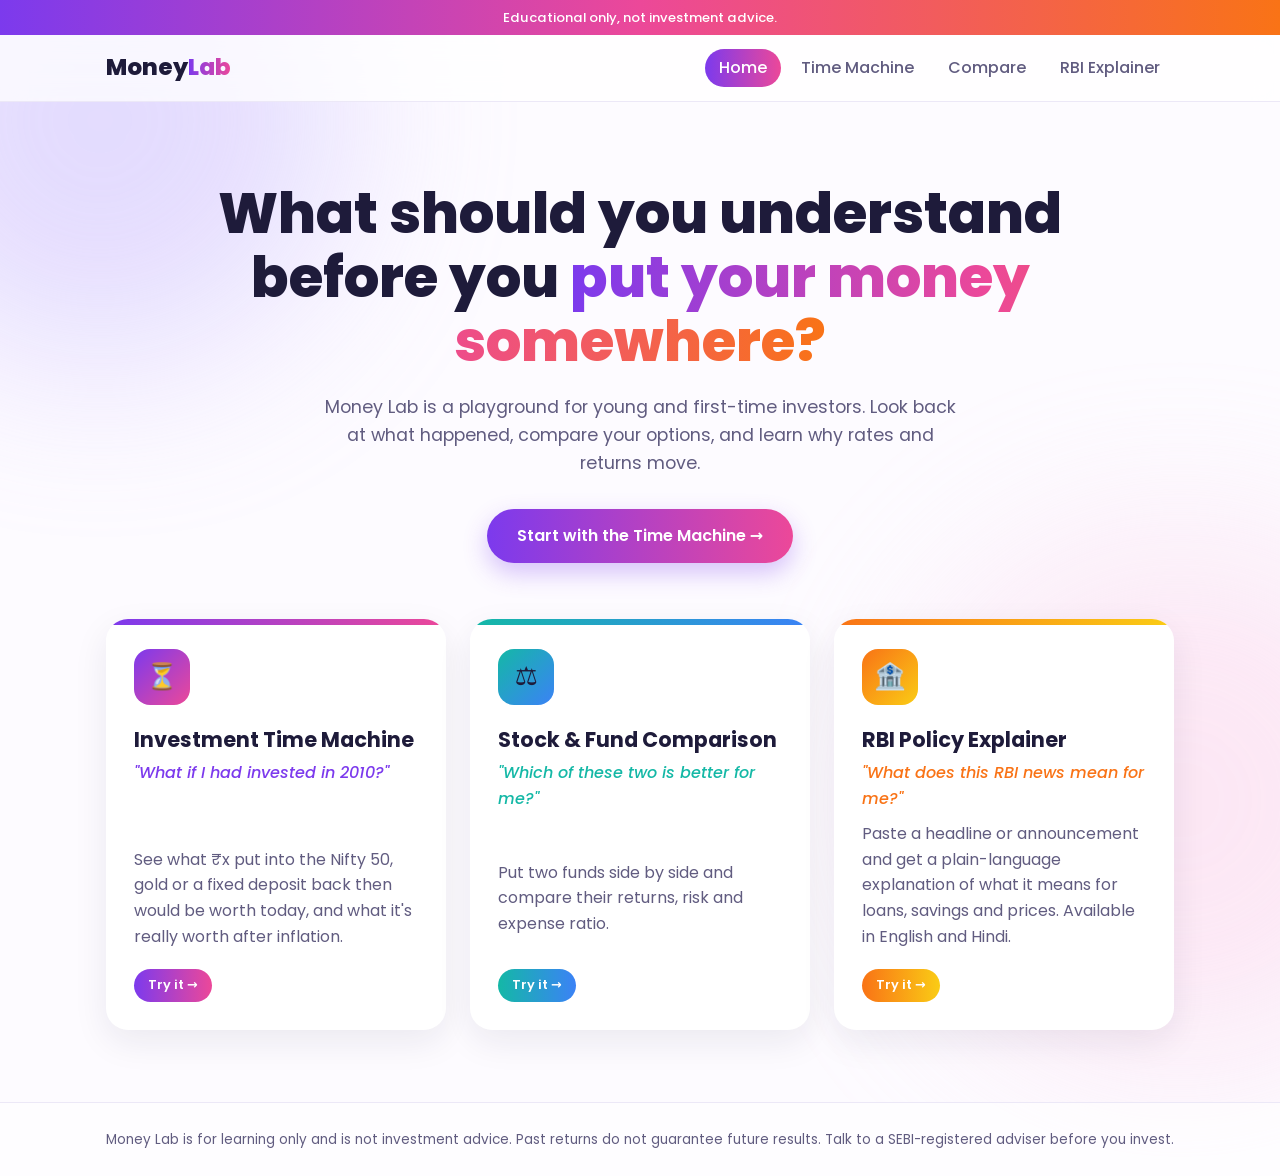
<file: index.html>
<!DOCTYPE html>
<html lang="en">
<head>
  <meta charset="UTF-8">
  <meta name="viewport" content="width=device-width, initial-scale=1.0">
  <title>Money Lab</title>
  <link rel="preconnect" href="https://fonts.googleapis.com">
  <link href="https://fonts.googleapis.com/css2?family=Poppins:ital,wght@0,400;0,500;0,600;0,700;0,800;1,500&display=swap" rel="stylesheet">
  <link rel="stylesheet" href="css/style.css">
</head>
<body>

  <div class="disclaimer-bar">Educational only, not investment advice.</div>

  <header class="site-header">
    <div class="container">
      <a href="index.html" class="logo">Money<span>Lab</span></a>
      <nav class="nav">
        <a href="index.html" class="active">Home</a>
        <a href="time-machine.html">Time Machine</a>
        <a href="compare.html">Compare</a>
        <a href="rbi-explainer.html">RBI Explainer</a>
      </nav>
    </div>
  </header>

  <main class="container">
    <section class="hero">
      <h1>What should you understand<br>before you <em>put your money somewhere?</em></h1>
      <p>Money Lab is a playground for young and first-time investors. Look back at what happened, compare your options, and learn why rates and returns move.</p>
      <a href="time-machine.html" class="btn">Start with the Time Machine →</a>
    </section>

    <section class="story">
      <article class="tool-card time">
        <div class="icon">⏳</div>
        <h2>Investment Time Machine</h2>
        <p class="question">"What if I had invested in 2010?"</p>
        <p>See what ₹x put into the Nifty 50, gold or a fixed deposit back then would be worth today, and what it's really worth after inflation.</p>
        <a href="time-machine.html" class="status">Try it →</a>
      </article>

      <article class="tool-card compare">
        <div class="icon">⚖️</div>
        <h2>Stock &amp; Fund Comparison</h2>
        <p class="question">"Which of these two is better for me?"</p>
        <p>Put two funds side by side and compare their returns, risk and expense ratio.</p>
        <a href="compare.html" class="status">Try it →</a>
      </article>

      <article class="tool-card rbi">
        <div class="icon">🏦</div>
        <h2>RBI Policy Explainer</h2>
        <p class="question">"What does this RBI news mean for me?"</p>
        <p>Paste a headline or announcement and get a plain-language explanation of what it means for loans, savings and prices. Available in English and Hindi.</p>
        <a href="rbi-explainer.html" class="status">Try it →</a>
      </article>
    </section>
  </main>

  <footer class="site-footer">
    <div class="container">
      Money Lab is for learning only and is not investment advice. Past returns do not guarantee future results. Talk to a SEBI-registered adviser before you invest.
    </div>
  </footer>

</body>
</html>
</file>
<file: css/style.css>
:root {
  --bg: #fdfbff;
  --surface: #ffffff;
  --text: #1e1b3a;
  --muted: #615c80;
  --purple: #7c3aed;
  --pink: #ec4899;
  --orange: #f97316;
  --teal: #14b8a6;
  --blue: #3b82f6;
  --border: #ece8f7;
  --radius: 22px;
}

* { box-sizing: border-box; }

body {
  margin: 0;
  font-family: "Poppins", system-ui, sans-serif;
  background: var(--bg);
  color: var(--text);
  line-height: 1.6;
  overflow-x: hidden;
  position: relative;
}

/* Soft colourful blobs behind everything */
body::before,
body::after {
  content: "";
  position: fixed;
  z-index: -1;
  border-radius: 50%;
  filter: blur(90px);
  opacity: 0.45;
}
body::before {
  width: 480px; height: 480px;
  top: -120px; left: -140px;
  background: #c4b5fd;
}
body::after {
  width: 520px; height: 520px;
  bottom: -160px; right: -160px;
  background: #fbcfe8;
}

a { color: var(--purple); }

.container {
  max-width: 1100px;
  margin: 0 auto;
  padding: 0 16px;
}

/* Disclaimer strip */
.disclaimer-bar {
  background: linear-gradient(90deg, var(--purple), var(--pink), var(--orange));
  color: #fff;
  font-size: 0.82rem;
  font-weight: 500;
  text-align: center;
  padding: 7px 16px;
}

/* Header */
.site-header {
  position: sticky;
  top: 0;
  z-index: 10;
  background: rgba(255, 255, 255, 0.75);
  backdrop-filter: blur(12px);
  border-bottom: 1px solid var(--border);
}
.site-header .container {
  display: flex;
  align-items: center;
  justify-content: space-between;
  flex-wrap: wrap;
  gap: 12px;
  padding-top: 14px;
  padding-bottom: 14px;
}
.logo {
  font-weight: 800;
  font-size: 1.45rem;
  color: var(--text);
  text-decoration: none;
}
.logo span {
  background: linear-gradient(90deg, var(--purple), var(--pink));
  -webkit-background-clip: text;
  background-clip: text;
  color: transparent;
}
.nav { display: flex; gap: 6px; flex-wrap: wrap; }
.nav a {
  color: var(--muted);
  text-decoration: none;
  font-weight: 500;
  padding: 6px 14px;
  border-radius: 999px;
  transition: background 0.2s, color 0.2s;
}
.nav a:hover { background: #f3eefe; color: var(--purple); }
.nav a.active {
  background: linear-gradient(90deg, var(--purple), var(--pink));
  color: #fff;
}

/* Hero */
.hero {
  padding: 80px 0 56px;
  text-align: center;
}
.hero h1 {
  font-size: clamp(2rem, 5.5vw, 3.5rem);
  line-height: 1.15;
  margin: 0 0 18px;
  font-weight: 800;
}
.hero h1 em {
  font-style: normal;
  background: linear-gradient(90deg, var(--purple), var(--pink), var(--orange));
  -webkit-background-clip: text;
  background-clip: text;
  color: transparent;
}
.hero p {
  max-width: 640px;
  margin: 0 auto 32px;
  color: var(--muted);
  font-size: 1.1rem;
}
.btn {
  display: inline-block;
  background: linear-gradient(90deg, var(--purple), var(--pink));
  color: #fff;
  padding: 14px 30px;
  border-radius: 999px;
  text-decoration: none;
  font-weight: 600;
  box-shadow: 0 10px 25px rgba(124, 58, 237, 0.3);
  transition: transform 0.2s, box-shadow 0.2s;
}
.btn:hover {
  transform: translateY(-2px);
  box-shadow: 0 14px 30px rgba(236, 72, 153, 0.35);
}

/* Tool cards */
.story {
  display: grid;
  grid-template-columns: repeat(auto-fit, minmax(270px, 1fr));
  gap: 24px;
  padding-bottom: 72px;
}
.tool-card {
  --c1: var(--purple);
  --c2: var(--pink);
  position: relative;
  background: var(--surface);
  border-radius: var(--radius);
  padding: 30px 28px 28px;
  display: flex;
  flex-direction: column;
  overflow: hidden;
  box-shadow: 0 12px 35px rgba(30, 27, 58, 0.08);
  transition: transform 0.25s, box-shadow 0.25s;
}
.tool-card::before {
  content: "";
  position: absolute;
  inset: 0 0 auto 0;
  height: 6px;
  background: linear-gradient(90deg, var(--c1), var(--c2));
}
.tool-card:hover {
  transform: translateY(-6px);
  box-shadow: 0 20px 45px rgba(30, 27, 58, 0.14);
}
.tool-card.time    { --c1: #7c3aed; --c2: #ec4899; }
.tool-card.compare { --c1: #14b8a6; --c2: #3b82f6; }
.tool-card.rbi     { --c1: #f97316; --c2: #facc15; }

.tool-card .icon {
  width: 56px; height: 56px;
  display: grid;
  place-items: center;
  font-size: 1.6rem;
  border-radius: 16px;
  background: linear-gradient(135deg, var(--c1), var(--c2));
  margin-bottom: 18px;
}
.tool-card h2 { margin: 0 0 4px; font-size: 1.3rem; }
.tool-card .question {
  font-style: italic;
  font-weight: 500;
  color: var(--c1);
  margin: 0 0 10px;
}
.tool-card p { color: var(--muted); margin: 0 0 20px; flex: 1; }
.tool-card .status {
  align-self: flex-start;
  font-size: 0.8rem;
  font-weight: 600;
  padding: 6px 14px;
  border-radius: 999px;
  background: linear-gradient(90deg, var(--c1), var(--c2));
  color: #fff;
  text-decoration: none;
}

/* ---------- Tool pages ---------- */
.page-hero {
  text-align: center;
  padding: 56px 0 32px;
}
.page-hero h1 {
  font-size: clamp(1.9rem, 5vw, 3rem);
  margin: 0 0 10px;
  font-weight: 800;
  line-height: 1.15;
}
.page-hero h1 em {
  font-style: normal;
  background: linear-gradient(90deg, var(--purple), var(--pink), var(--orange));
  -webkit-background-clip: text;
  background-clip: text;
  color: transparent;
}
.page-hero p { color: var(--muted); margin: 0 auto; max-width: 560px; }
.icon-badge {
  width: 68px; height: 68px;
  margin: 0 auto 16px;
  display: grid;
  place-items: center;
  font-size: 2rem;
  border-radius: 20px;
  background: linear-gradient(135deg, var(--purple), var(--pink));
  box-shadow: 0 12px 28px rgba(124, 58, 237, 0.3);
}

.panel {
  background: var(--surface);
  border-radius: var(--radius);
  padding: 28px;
  margin-bottom: 24px;
  box-shadow: 0 12px 35px rgba(30, 27, 58, 0.07);
}
.panel h2 { margin: 0; font-size: 1.2rem; }

/* Controls */
.controls {
  display: flex;
  flex-wrap: wrap;
  gap: 24px;
  align-items: flex-end;
}
.field { display: flex; flex-direction: column; gap: 8px; }
.field > span { font-weight: 600; font-size: 0.9rem; color: var(--muted); }
.amount-wrap {
  display: flex;
  align-items: center;
  gap: 6px;
  border: 2px solid var(--border);
  border-radius: 14px;
  padding: 0 14px;
  background: #faf8ff;
}
.amount-wrap span { font-weight: 700; color: var(--purple); }
.amount-wrap input,
.field select {
  font: inherit;
  font-weight: 600;
  font-size: 1.05rem;
  color: var(--text);
  border: none;
  background: transparent;
  padding: 10px 0;
  width: 140px;
  outline: none;
}
.field select {
  border: 2px solid var(--border);
  border-radius: 14px;
  padding: 10px 14px;
  background: #faf8ff;
  cursor: pointer;
}
.amount-wrap:focus-within, .field select:focus { border-color: var(--purple); }

.chips { display: flex; flex-wrap: wrap; gap: 10px; }
.chip input { display: none; }
.chip span {
  display: inline-block;
  padding: 9px 16px;
  border-radius: 999px;
  border: 2px solid var(--border);
  font-weight: 600;
  font-size: 0.92rem;
  cursor: pointer;
  user-select: none;
  transition: all 0.2s;
}
.chip.nifty input:checked + span { background: #7c3aed; border-color: #7c3aed; color: #fff; }
.chip.gold  input:checked + span { background: #f59e0b; border-color: #f59e0b; color: #fff; }
.chip.fd    input:checked + span { background: #14b8a6; border-color: #14b8a6; color: #fff; }

/* Results */
.panel-head {
  display: flex;
  justify-content: space-between;
  align-items: center;
  flex-wrap: wrap;
  gap: 14px;
  margin-bottom: 20px;
}
.view-toggle {
  display: inline-flex;
  background: #f3eefe;
  border-radius: 999px;
  padding: 4px;
}
.view-toggle button {
  font: inherit;
  font-weight: 600;
  font-size: 0.88rem;
  border: none;
  background: transparent;
  color: var(--muted);
  padding: 8px 16px;
  border-radius: 999px;
  cursor: pointer;
}
.view-toggle button.active {
  background: linear-gradient(90deg, var(--purple), var(--pink));
  color: #fff;
}

.results {
  display: grid;
  grid-template-columns: repeat(auto-fit, minmax(200px, 1fr));
  gap: 16px;
}
.result-card {
  border-radius: 18px;
  padding: 18px 20px;
  color: #fff;
  display: flex;
  flex-direction: column;
  animation: pop 0.5s ease;
}
.result-card.nifty { background: linear-gradient(135deg, #7c3aed, #ec4899); }
.result-card.gold  { background: linear-gradient(135deg, #f59e0b, #f97316); }
.result-card.fd    { background: linear-gradient(135deg, #14b8a6, #3b82f6); }
.result-label { font-weight: 600; opacity: 0.9; font-size: 0.9rem; }
.result-value { font-size: 1.9rem; font-weight: 800; line-height: 1.3; }
.result-meta  { font-size: 0.85rem; opacity: 0.9; }
@keyframes pop {
  from { transform: scale(0.94); opacity: 0; }
  to   { transform: scale(1); opacity: 1; }
}
.empty { color: var(--muted); }

.insight {
  margin: 18px 0 8px;
  padding: 12px 16px;
  border-radius: 14px;
  background: #fff7e6;
  color: #8a5a00;
  font-weight: 500;
}

.chart-wrap {
  position: relative;
  height: 380px;
  margin-top: 16px;
}

.notes ul { margin: 12px 0 0; padding-left: 20px; color: var(--muted); }
.notes li { margin-bottom: 6px; }

/* ---------- Compare page ---------- */
.icon-badge.teal {
  background: linear-gradient(135deg, #14b8a6, #3b82f6);
  box-shadow: 0 12px 28px rgba(20, 184, 166, 0.3);
}
.page-hero h1 em.teal {
  background: linear-gradient(90deg, #14b8a6, #3b82f6);
  -webkit-background-clip: text;
  background-clip: text;
}

.pickers {
  display: grid;
  grid-template-columns: 1fr auto 1fr;
  gap: 16px;
  align-items: center;
}
.pickers .panel { margin-bottom: 0; }
.vs {
  width: 60px; height: 60px;
  display: flex;
  flex-direction: column;
  align-items: center;
  justify-content: center;
  line-height: 1.1;
  border: none;
  border-radius: 50%;
  font: inherit;
  font-weight: 800;
  color: #fff;
  cursor: pointer;
  background: linear-gradient(135deg, var(--purple), #14b8a6);
  box-shadow: 0 8px 20px rgba(30, 27, 58, 0.15);
  transition: transform 0.3s;
}
.vs:hover { transform: rotate(180deg); }
.vs small { font-size: 0.8rem; font-weight: 600; }
.muted { color: var(--muted); }
.fund-picker .picked {
  margin: 8px 0 12px;
  min-height: 3.2em;
  display: flex;
  flex-direction: column;
}
.fund-picker .picked strong { font-size: 1.1rem; line-height: 1.3; }
.fund-picker .picked .muted { font-size: 0.85rem; }
.quick-label { margin: 12px 0 6px; font-size: 0.8rem; color: var(--muted); }
.quick-picks { display: flex; flex-wrap: wrap; gap: 6px; }
.quick-picks button {
  font: inherit;
  font-size: 0.78rem;
  font-weight: 500;
  padding: 5px 11px;
  border-radius: 999px;
  border: 1.5px solid var(--border);
  background: #fff;
  color: var(--text);
  cursor: pointer;
  transition: all 0.2s;
}
.fund-picker.a .quick-picks button:hover { border-color: #7c3aed; color: #7c3aed; }
.fund-picker.b .quick-picks button:hover { border-color: #14b8a6; color: #14b8a6; }
.fund-picker.a .quick-picks button.active { background: #7c3aed; border-color: #7c3aed; color: #fff; }
.fund-picker.b .quick-picks button.active { background: #14b8a6; border-color: #14b8a6; color: #fff; }
.expense em { font-style: normal; font-weight: 400; font-size: 0.8rem; }
.fund-picker { position: relative; border-top: 6px solid; }
.fund-picker.a { border-top-color: #7c3aed; }
.fund-picker.b { border-top-color: #14b8a6; }
.slot-tag {
  font-size: 0.78rem;
  font-weight: 700;
  letter-spacing: 0.06em;
  text-transform: uppercase;
}
.fund-picker.a .slot-tag { color: #7c3aed; }
.fund-picker.b .slot-tag { color: #14b8a6; }
.fund-picker > input {
  width: 100%;
  font: inherit;
  padding: 11px 14px;
  border: 2px solid var(--border);
  border-radius: 14px;
  background: #faf8ff;
  outline: none;
}
.fund-picker > input:focus { border-color: var(--purple); }
.suggestions {
  list-style: none;
  margin: 4px 0 0;
  padding: 0;
  position: absolute;
  left: 28px; right: 28px;
  z-index: 5;
  background: #fff;
  border-radius: 14px;
  box-shadow: 0 14px 35px rgba(30, 27, 58, 0.15);
  max-height: 280px;
  overflow-y: auto;
}
.suggestions li {
  padding: 10px 14px;
  font-size: 0.9rem;
  cursor: pointer;
  border-bottom: 1px solid var(--border);
}
.suggestions li:hover { background: #f3eefe; }
.suggestions .s-name { display: block; font-weight: 500; }
.suggestions .s-meta { display: block; font-size: 0.75rem; color: var(--muted); }
.suggestions .plan {
  display: inline-block;
  margin-right: 6px;
  padding: 0 7px;
  border-radius: 999px;
  font-size: 0.7rem;
  font-weight: 600;
}
.suggestions .plan.D { background: #dcfce7; color: #15803d; }
.suggestions .plan.R { background: #fef3c7; color: #a16207; }

.q {
  display: inline-grid;
  place-items: center;
  width: 17px; height: 17px;
  border-radius: 50%;
  background: var(--purple);
  color: #fff;
  font-size: 0.7rem;
  text-decoration: none;
  vertical-align: 1px;
}

/* Expense ratio explainer */
.explainer h2 { font-size: 1.35rem; }
.explainer .lead { font-size: 1.05rem; margin: 8px 0 20px; }
.er-grid {
  display: grid;
  grid-template-columns: repeat(auto-fit, minmax(230px, 1fr));
  gap: 16px;
}
.er-card {
  border-radius: 18px;
  padding: 20px;
  background: linear-gradient(160deg, #faf5ff, #fdf2f8);
}
.er-card:nth-child(2) { background: linear-gradient(160deg, #ecfeff, #f0fdf4); }
.er-card:nth-child(3) { background: linear-gradient(160deg, #fff7ed, #fefce8); }
.er-emoji { font-size: 1.8rem; }
.er-card h3 { margin: 6px 0 6px; font-size: 1.05rem; }
.er-card p { margin: 0; color: var(--muted); font-size: 0.92rem; }
.er-card strong { color: var(--text); }
.er-tips { margin-top: 18px; }
.er-tips p { margin: 0 0 10px; color: var(--muted); font-size: 0.92rem; }
.er-tips strong { color: var(--text); }
.suggestions li.none { color: var(--muted); cursor: default; }
.expense {
  display: flex;
  align-items: center;
  justify-content: space-between;
  gap: 10px;
  margin-top: 12px;
  font-size: 0.9rem;
  font-weight: 600;
  color: var(--muted);
}
.expense span { display: flex; align-items: center; gap: 4px; }
.expense input {
  width: 90px;
  font: inherit;
  padding: 7px 10px;
  border: 2px solid var(--border);
  border-radius: 10px;
  outline: none;
}
.hint {
  margin: 18px 0 24px;
  padding: 12px 16px;
  border-radius: 14px;
  background: #e8f8f5;
  color: #0f766e;
  font-size: 0.9rem;
}
.center { text-align: center; }
.chart-note { font-size: 0.85rem; color: var(--muted); margin: 10px 0 0; }

.table-wrap { overflow-x: auto; margin-top: 16px; }
.compare-table { width: 100%; border-collapse: collapse; min-width: 480px; }
.compare-table th, .compare-table td {
  padding: 14px 12px;
  text-align: left;
  border-bottom: 1px solid var(--border);
  vertical-align: top;
}
.compare-table thead th { font-size: 0.9rem; }
.compare-table thead th.a { color: #7c3aed; }
.compare-table thead th.b { color: #14b8a6; }
.compare-table tbody th { font-weight: 600; width: 38%; }
.compare-table tbody th small {
  display: block;
  font-weight: 400;
  color: var(--muted);
  font-size: 0.78rem;
}
.compare-table td { font-weight: 700; font-size: 1.05rem; }
.compare-table td.win { border-radius: 10px; }
.compare-table td.win.a { background: #f1e9fe; color: #6d28d9; }
.compare-table td.win.b { background: #e0f7f3; color: #0f766e; }
.compare-table td.win::after { content: " ✓"; }
.legend-note { font-size: 0.85rem; color: var(--muted); margin: 14px 0 0; }

/* ---------- RBI Explainer page ---------- */
:lang(hi), .explain-box, #explain-result {
  font-family: "Poppins", "Noto Sans Devanagari", system-ui, sans-serif;
}
.icon-badge.orange {
  background: linear-gradient(135deg, #f97316, #facc15);
  box-shadow: 0 12px 28px rgba(249, 115, 22, 0.3);
}
.page-hero h1 em.orange {
  background: linear-gradient(90deg, #f97316, #eab308);
  -webkit-background-clip: text;
  background-clip: text;
}
.explain-box { border-top: 6px solid #f97316; }
.explain-head {
  display: flex;
  justify-content: space-between;
  align-items: center;
  flex-wrap: wrap;
  gap: 12px;
  margin-bottom: 12px;
}
.explain-head label { font-weight: 600; }
.lang-toggle { background: #fff1e6; }
.lang-toggle button.active { background: linear-gradient(90deg, #f97316, #f59e0b); }
.explain-box textarea {
  width: 100%;
  font: inherit;
  font-size: 1rem;
  padding: 14px 16px;
  border: 2px solid var(--border);
  border-radius: 16px;
  background: #fffaf5;
  resize: vertical;
  outline: none;
}
.explain-box textarea:focus { border-color: #f97316; }
.explain-actions {
  display: flex;
  justify-content: space-between;
  align-items: center;
  margin-top: 12px;
  gap: 12px;
}
.small { font-size: 0.82rem; }
.btn-orange {
  border: none;
  font: inherit;
  font-weight: 600;
  cursor: pointer;
  background: linear-gradient(90deg, #f97316, #f59e0b);
  box-shadow: 0 10px 25px rgba(249, 115, 22, 0.3);
}
.btn-orange:disabled { opacity: 0.6; cursor: wait; transform: none; }
.examples { margin-top: 14px; }
.examples button:hover { border-color: #f97316; color: #c2410c; }
.demo-note {
  margin: 14px 0 0;
  padding: 10px 14px;
  border-radius: 12px;
  background: #fff7ed;
  color: #9a3412;
  font-size: 0.88rem;
}
.explain-status {
  padding: 12px 16px;
  border-radius: 14px;
  font-weight: 500;
  margin: 0 0 24px;
}
.explain-status.info { background: #eff6ff; color: #1d4ed8; }
.explain-status.warn { background: #fff7ed; color: #9a3412; }

.ai-badge {
  display: inline-block;
  margin-bottom: 16px;
  padding: 8px 14px;
  border-radius: 999px;
  background: #fef9c3;
  color: #854d0e;
  font-size: 0.86rem;
  font-weight: 500;
}
.story-panel h2 { font-size: 1rem; color: #c2410c; margin-top: 4px; }
.story-panel h2 + p { margin-top: 6px; }
.story-panel .big { font-size: 1.15rem; font-weight: 500; }

.impact-grid {
  display: grid;
  grid-template-columns: repeat(auto-fit, minmax(240px, 1fr));
  gap: 18px;
  margin-bottom: 24px;
}
.impact-card {
  background: var(--surface);
  border-radius: var(--radius);
  padding: 22px;
  box-shadow: 0 12px 35px rgba(30, 27, 58, 0.07);
  border-top: 6px solid;
  animation: pop 0.5s ease;
}
.impact-card.loans   { border-top-color: #7c3aed; }
.impact-card.savings { border-top-color: #14b8a6; }
.impact-card.prices  { border-top-color: #f97316; }
.impact-top { display: flex; justify-content: space-between; align-items: center; }
.impact-top h3 { margin: 0; font-size: 1.05rem; }
.arrow {
  width: 44px; height: 44px;
  display: grid;
  place-items: center;
  border-radius: 14px;
  font-size: 1.5rem;
  font-weight: 800;
  color: #fff;
}
.arrow.up      { background: linear-gradient(135deg, #ef4444, #f97316); }
.arrow.down    { background: linear-gradient(135deg, #10b981, #14b8a6); }
.arrow.same    { background: linear-gradient(135deg, #94a3b8, #64748b); }
.arrow.unclear { background: linear-gradient(135deg, #a78bfa, #818cf8); }
.impact-dir {
  display: inline-block;
  margin: 10px 0 8px;
  font-size: 0.8rem;
  font-weight: 700;
  padding: 3px 10px;
  border-radius: 999px;
}
.impact-dir.up      { background: #fee2e2; color: #b91c1c; }
.impact-dir.down    { background: #d1fae5; color: #047857; }
.impact-dir.same    { background: #f1f5f9; color: #475569; }
.impact-dir.unclear { background: #ede9fe; color: #6d28d9; }
.impact-card p { margin: 0; color: var(--muted); font-size: 0.93rem; }

.terms { margin: 14px 0 0; display: grid; gap: 12px; }
.terms div { padding: 12px 16px; border-radius: 14px; background: #faf8ff; }
.terms dt { font-weight: 700; color: var(--purple); }
.terms dd { margin: 2px 0 0; color: var(--muted); font-size: 0.93rem; }

.takeaway {
  margin-bottom: 24px;
  padding: 18px 22px;
  border-radius: var(--radius);
  background: linear-gradient(90deg, #fff7ed, #fdf2f8);
  font-size: 1.02rem;
}

.ai-badge.ready { background: #e0f2fe; color: #075985; }

/* Live RBI answers */
.progress-steps { list-style: none; margin: 0 auto 14px; padding: 0; max-width: 440px; text-align: left; display: grid; gap: 10px; }
.progress-steps li { padding: 10px 14px 10px 40px; border-radius: 14px; background: #faf8ff; position: relative; opacity: 0.55; }
.progress-steps li::before { content: "○"; position: absolute; left: 15px; color: var(--muted); }
.progress-steps li.active { opacity: 1; background: #fff7ed; color: #9a3412; font-weight: 600; }
.progress-steps li.active::before { content: "●"; color: var(--orange); animation: pulse 1s ease-in-out infinite alternate; }
.progress-steps li.done { opacity: 1; }
.progress-steps li.done::before { content: "✓"; color: var(--teal); }
@keyframes pulse { from { opacity: 0.3; } to { opacity: 1; } }

.source-box { margin-bottom: 14px; padding: 14px 18px; border-radius: 16px; background: #f0fdfa; border: 1px solid #ccfbf1; line-height: 1.6; overflow-wrap: anywhere; }
.source-box a { color: #0f766e; font-weight: 600; }
.source-box p { margin: 6px 0 0; }
.source-live { display: inline-block; margin-bottom: 4px; font-size: 0.82rem; font-weight: 600; color: #0f766e; }

.key-points { margin: 6px 0 0; padding-left: 20px; display: grid; gap: 6px; }

.excerpts { display: grid; gap: 10px; margin: 10px 0 24px; }
.excerpts blockquote { margin: 0; padding: 12px 16px; border-left: 4px solid var(--teal); border-radius: 0 14px 14px 0; background: #f8fafc; font-size: 0.93rem; line-height: 1.6; overflow-wrap: anywhere; }

.not-found { margin-bottom: 20px; padding: 18px 22px; border-radius: var(--radius); background: #fff7ed; color: #7c2d12; }
.not-found h3 { margin: 0 0 6px; }
.not-found p { margin: 0 0 6px; }

.similar-list { list-style: none; margin: 10px 0 24px; padding: 0; display: grid; gap: 10px; }
.similar-list li { display: flex; justify-content: space-between; align-items: center; gap: 12px; flex-wrap: wrap; padding: 12px 16px; border-radius: 14px; background: #faf8ff; border: 1px solid var(--border); }
.similar-list li > div:first-child { flex: 1 1 260px; min-width: 0; overflow-wrap: anywhere; }
.similar-kind { display: block; font-size: 0.78rem; font-weight: 600; color: var(--muted); }
.similar-actions { display: flex; align-items: center; gap: 12px; }
.similar-actions a { font-size: 0.85rem; color: var(--purple); font-weight: 600; white-space: nowrap; }
.ai-badge.quick { background: #ede9fe; color: #5b21b6; border-radius: 14px; }

/* Big picture + timeline */
.section-title { font-size: 1.5rem; margin: 40px 0 18px; text-align: center; }
.stat-grid {
  display: grid;
  grid-template-columns: repeat(auto-fit, minmax(220px, 1fr));
  gap: 16px;
  margin-bottom: 24px;
}
.stat-tile {
  border-radius: var(--radius);
  padding: 20px 22px;
  color: #fff;
  display: flex;
  flex-direction: column;
  gap: 4px;
  box-shadow: 0 12px 30px rgba(30, 27, 58, 0.12);
}
.stat-tile.cut  { background: linear-gradient(135deg, #10b981, #14b8a6); }
.stat-tile.crr  { background: linear-gradient(135deg, #3b82f6, #7c3aed); }
.stat-tile.low  { background: linear-gradient(135deg, #ec4899, #f97316); }
.stat-tile.hold { background: linear-gradient(135deg, #f59e0b, #f97316); }
.stat-num { font-size: 2rem; font-weight: 800; line-height: 1.2; }
.stat-label { font-weight: 600; line-height: 1.35; }
.stat-label small { font-weight: 400; opacity: 0.9; }
.repo-chart-wrap { height: 300px; }

.timeline-filters button.active { background: #f97316; border-color: #f97316; color: #fff; }
.timeline { position: relative; margin-top: 18px; padding-left: 26px; }
.timeline::before {
  content: "";
  position: absolute;
  left: 8px; top: 8px; bottom: 8px;
  width: 3px;
  border-radius: 3px;
  background: linear-gradient(#f97316, #ec4899, #7c3aed);
}
.t-year {
  position: relative;
  margin: 8px 0 12px -26px;
  font-weight: 800;
  font-size: 1.2rem;
  color: #c2410c;
  background: var(--surface);
  display: inline-block;
  padding-right: 10px;
}
.t-item { position: relative; margin-bottom: 16px; }
.t-dot {
  position: absolute;
  left: -25px; top: 22px;
  width: 15px; height: 15px;
  border-radius: 50%;
  background: #fff;
  border: 3px solid #94a3b8;
}
.t-item.cut .t-dot       { border-color: #10b981; }
.t-item.hold .t-dot      { border-color: #f59e0b; }
.t-item.liquidity .t-dot { border-color: #3b82f6; }
.t-item.inflation .t-dot { border-color: #ec4899; }
.t-item.major .t-dot { width: 19px; height: 19px; left: -27px; top: 20px; box-shadow: 0 0 0 4px #fde68a; }
.t-card {
  border-radius: 18px;
  padding: 16px 18px;
  background: #fcfbff;
  border: 1.5px solid var(--border);
  transition: box-shadow 0.2s;
}
.t-item.major .t-card {
  background: linear-gradient(135deg, #fffbeb, #fff7ed);
  border-color: #fcd34d;
  box-shadow: 0 8px 24px rgba(245, 158, 11, 0.15);
}
.t-item.open .t-card { box-shadow: 0 14px 35px rgba(30, 27, 58, 0.12); }
.t-meta { display: flex; flex-wrap: wrap; align-items: center; gap: 8px; font-size: 0.8rem; }
.t-date { font-weight: 700; }
.t-tag, .t-major, .t-rate {
  padding: 2px 10px;
  border-radius: 999px;
  font-weight: 600;
}
.t-tag.cut       { background: #d1fae5; color: #047857; }
.t-tag.hold      { background: #fef3c7; color: #a16207; }
.t-tag.liquidity { background: #dbeafe; color: #1d4ed8; }
.t-tag.inflation { background: #fce7f3; color: #be185d; }
.t-major { background: #fde68a; color: #92400e; }
.t-rate  { background: #f1f5f9; color: #334155; }
.t-card h3 { margin: 8px 0 4px; font-size: 1.05rem; line-height: 1.35; }
.t-headline { margin: 0 0 10px; color: var(--muted); font-size: 0.88rem; font-style: italic; }
.t-btn {
  font: inherit;
  font-size: 0.85rem;
  font-weight: 600;
  padding: 6px 14px;
  border-radius: 999px;
  border: none;
  cursor: pointer;
  color: #fff;
  background: linear-gradient(90deg, #f97316, #f59e0b);
}
.t-explain { margin-top: 16px; }
.t-explain .panel { box-shadow: none; border: 1px solid var(--border); }
.t-explain .impact-card { box-shadow: none; border: 1px solid var(--border); border-top-width: 6px; }
.t-explain .takeaway { margin-bottom: 0; }
.sources { margin-top: 18px; }

/* Explanation pop-up */
body.modal-open { overflow: hidden; }
.modal {
  position: fixed;
  inset: 0;
  z-index: 100;
  display: flex;
  align-items: center;
  justify-content: center;
  padding: 24px 16px;
  background: rgba(30, 27, 58, 0.55);
  backdrop-filter: blur(6px);
  animation: fade 0.25s ease;
}
.modal[hidden] { display: none; }
@keyframes fade { from { opacity: 0; } to { opacity: 1; } }
@keyframes rise { from { transform: translateY(30px) scale(0.97); opacity: 0; } to { transform: none; opacity: 1; } }
.modal-card {
  position: relative;
  width: 100%;
  max-width: 820px;
  max-height: 100%;
  overflow-y: auto;
  background: var(--bg);
  border-radius: 26px;
  box-shadow: 0 30px 80px rgba(0, 0, 0, 0.35);
  animation: rise 0.35s cubic-bezier(0.2, 0.9, 0.3, 1.2);
}
.modal-close {
  position: sticky;
  top: 14px;
  float: right;
  margin: 14px 14px -58px 0;
  z-index: 2;
  width: 40px; height: 40px;
  border-radius: 50%;
  border: none;
  background: rgba(255, 255, 255, 0.9);
  color: var(--text);
  font-size: 1.6rem;
  line-height: 1;
  cursor: pointer;
  box-shadow: 0 4px 14px rgba(0, 0, 0, 0.15);
}
.modal-close:hover { background: #fff; transform: rotate(90deg); transition: transform 0.2s; }

.modal-head {
  padding: 28px 70px 24px 28px;
  color: #fff;
  background: linear-gradient(135deg, #f97316, #ec4899);
}
.modal-head.cut       { background: linear-gradient(135deg, #10b981, #14b8a6); }
.modal-head.hold      { background: linear-gradient(135deg, #f59e0b, #f97316); }
.modal-head.liquidity { background: linear-gradient(135deg, #3b82f6, #7c3aed); }
.modal-head.inflation { background: linear-gradient(135deg, #ec4899, #f97316); }
.modal-head-top {
  display: flex;
  justify-content: space-between;
  align-items: center;
  flex-wrap: wrap;
  gap: 10px;
}
.modal-head .t-tag, .modal-head .t-major, .modal-head .t-rate { background: rgba(255, 255, 255, 0.25); color: #fff; }
.modal-head-top.end { justify-content: flex-end; }
.modal-head h2 { margin: 12px 0 6px; font-size: 1.45rem; line-height: 1.3; }
.modal-sub { margin: 0; font-style: italic; opacity: 0.92; font-size: 0.92rem; }
.modal-lang { background: rgba(255, 255, 255, 0.25); }
.modal-lang button { color: #fff; }
.modal-lang button.active { background: #fff; color: var(--text); }

.modal-content { padding: 24px 28px 28px; }
.modal-content .ai-badge { margin-bottom: 20px; }
.step { display: flex; gap: 16px; margin-bottom: 24px; }
.step-num {
  flex: 0 0 38px;
  height: 38px;
  display: grid;
  place-items: center;
  border-radius: 50%;
  font-weight: 800;
  color: #fff;
  background: linear-gradient(135deg, #f97316, #ec4899);
  box-shadow: 0 6px 16px rgba(249, 115, 22, 0.3);
}
.step-body { flex: 1; min-width: 0; }
.step-body h3 { margin: 6px 0 8px; font-size: 1.1rem; color: #c2410c; }
.step-body p { margin: 0; }
.step-body .big { font-size: 1.12rem; font-weight: 500; }
.step-body .impact-grid { margin-bottom: 0; grid-template-columns: repeat(auto-fit, minmax(200px, 1fr)); }
.step-body .impact-card { box-shadow: 0 6px 18px rgba(30, 27, 58, 0.07); padding: 18px; }
.step-body .terms { margin-top: 0; }
.modal-content .takeaway { margin-bottom: 20px; }
.modal-foot { display: flex; justify-content: space-between; align-items: center; gap: 12px; flex-wrap: wrap; }

.modal-loading { padding: 60px 28px; text-align: center; color: var(--muted); }
.spinner {
  width: 46px; height: 46px;
  margin: 0 auto 16px;
  border-radius: 50%;
  border: 5px solid #fde4cf;
  border-top-color: #f97316;
  animation: spin 0.9s linear infinite;
}
@keyframes spin { to { transform: rotate(360deg); } }

@media (max-width: 600px) {
  .modal { padding: 0; align-items: flex-end; }
  .modal-card { border-radius: 24px 24px 0 0; max-height: 94vh; }
  .modal-head { padding: 22px 64px 20px 18px; }
  .modal-head h2 { font-size: 1.2rem; }
  .modal-content { padding: 20px 16px 24px; }
  .step { gap: 12px; }
  .step-num { flex-basis: 32px; height: 32px; }
}

.basics h2 { margin-bottom: 18px; }
.flow {
  display: flex;
  align-items: stretch;
  gap: 10px;
  flex-wrap: wrap;
  margin-bottom: 14px;
}
.flow-step {
  flex: 1 1 170px;
  display: flex;
  flex-direction: column;
  gap: 4px;
  padding: 16px;
  border-radius: 16px;
  background: linear-gradient(160deg, #fff7ed, #fefce8);
}
.flow-step span { font-size: 1.6rem; }
.flow-step small { color: var(--muted); }
.flow-arrow { align-self: center; font-size: 1.4rem; color: #f97316; font-weight: 700; }

@media (max-width: 760px) {
  .flow-arrow { transform: rotate(90deg); width: 100%; text-align: center; }
  .pickers { grid-template-columns: 1fr; }
  .vs { margin: 0 auto; }
}

@media (max-width: 600px) {
  .panel { padding: 20px 16px; }
  .chart-wrap { height: 300px; }
  .result-value { font-size: 1.6rem; }
}

/* Footer */
.site-footer {
  border-top: 1px solid var(--border);
  padding: 26px 0;
  font-size: 0.85rem;
  color: var(--muted);
  text-align: center;
  background: rgba(255, 255, 255, 0.6);
}
</file>
